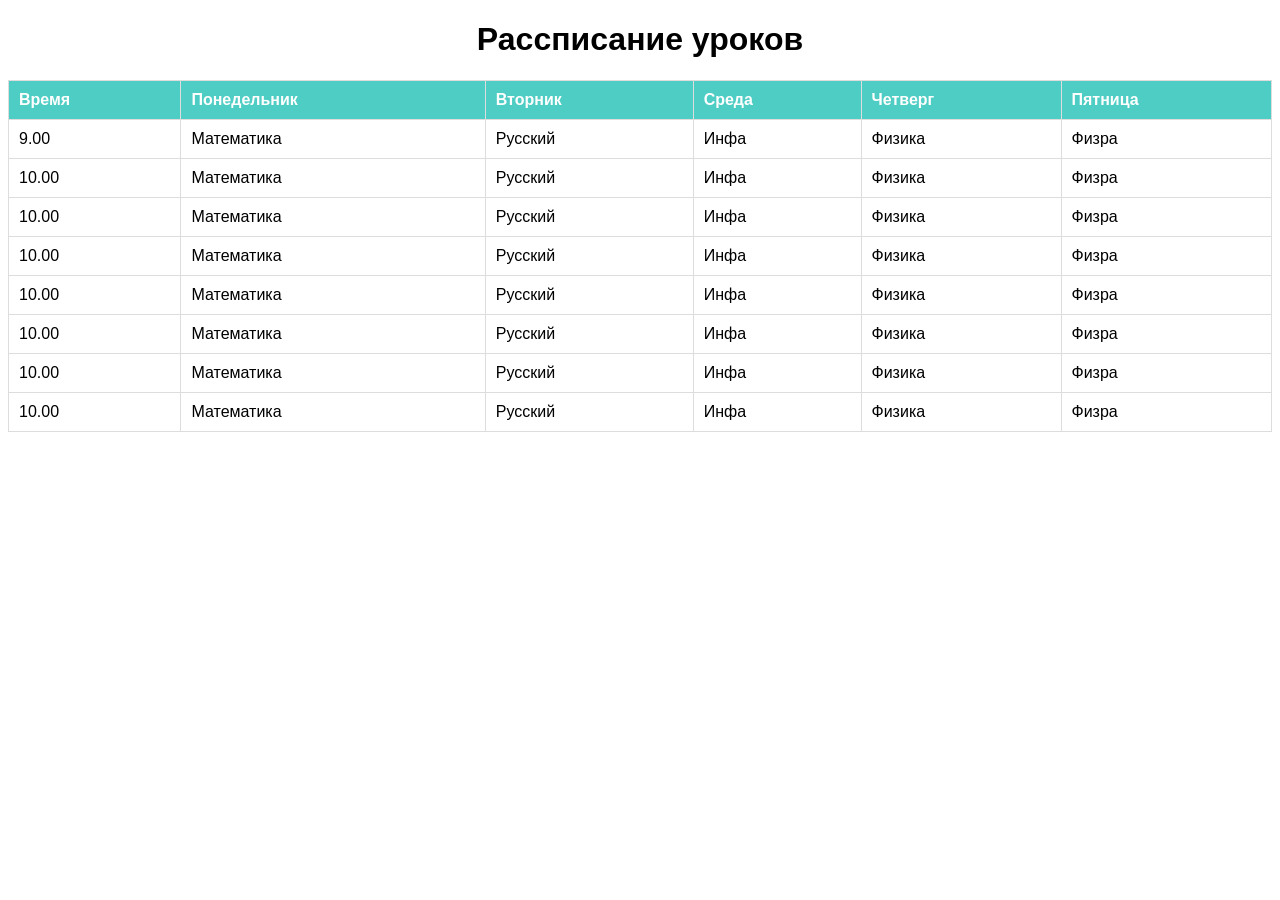
<file: week1/table/index.html>
<!doctype html>
<html lang="ru">
  <head>
    <meta charset="UTF-8" />
    <meta name="viewport" content="width=device-width, initial-scale=1.0" />
    <title>Таблица</title>
    <link rel="stylesheet" href="style.css" />
  </head>
  <body>
    <main class="days-one-regular">
      <h1>Рассписание уроков</h1>
      <table>
        <thead>
            <th>Время</th>
            <th>Понедельник</th>
            <th>Вторник</th>
            <th>Среда</th>
            <th>Четверг</th>
            <th>Пятница</th>
        </thead>
        <tbody>
            <tr>
                <td>9.00</td>
                <td>Математика</td>
                <td>Русский</td>
                <td>Инфа</td>
                <td>Физика</td>
                <td>Физра</td>
            </tr>
            <tr>
                <td>10.00</td>
                <td>Математика</td>
                <td>Русский</td>
                <td>Инфа</td>
                <td>Физика</td>
                <td>Физра</td>
            </tr>
            <tr>
                <td>10.00</td>
                <td>Математика</td>
                <td>Русский</td>
                <td>Инфа</td>
                <td>Физика</td>
                <td>Физра</td>
            </tr>
            <tr>
                <td>10.00</td>
                <td>Математика</td>
                <td>Русский</td>
                <td>Инфа</td>
                <td>Физика</td>
                <td>Физра</td>
            </tr>
            <tr>
                <td>10.00</td>
                <td>Математика</td>
                <td>Русский</td>
                <td>Инфа</td>
                <td>Физика</td>
                <td>Физра</td>
            </tr>
            <tr>
                <td>10.00</td>
                <td>Математика</td>
                <td>Русский</td>
                <td>Инфа</td>
                <td>Физика</td>
                <td>Физра</td>
            </tr>
            <tr>
                <td>10.00</td>
                <td>Математика</td>
                <td>Русский</td>
                <td>Инфа</td>
                <td>Физика</td>
                <td>Физра</td>
            </tr>
            <tr>
                <td>10.00</td>
                <td>Математика</td>
                <td>Русский</td>
                <td>Инфа</td>
                <td>Физика</td>
                <td>Физра</td>
            </tr>
        </tbody>
      </table>
    </main>
  </body>
</html>
</file>
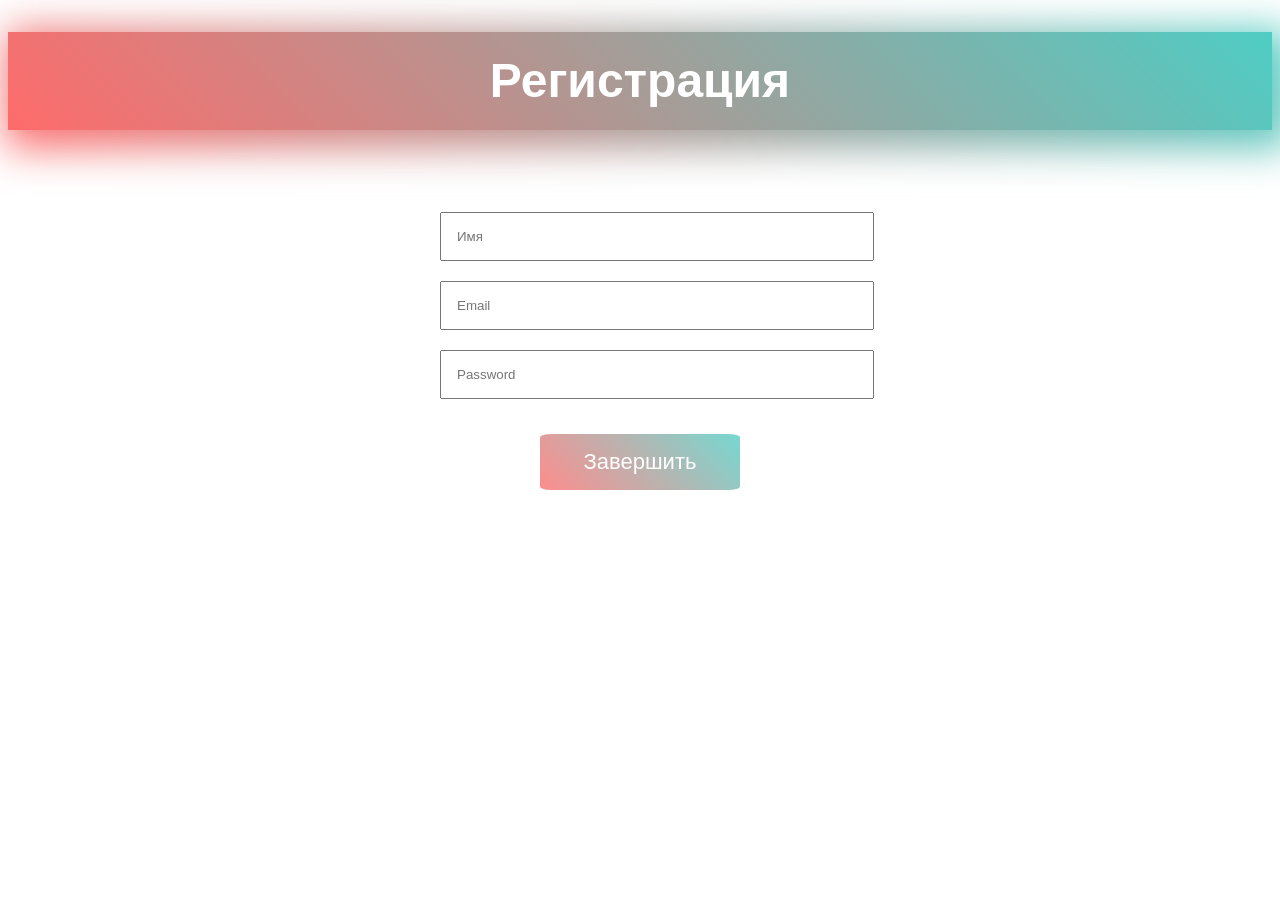
<file: week1/registration/registr.html>
<!doctype html>
<html lang="ru">
  <head>
    <meta charset="UTF-8" />
    <meta name="viewport" content="width=device-width, initial-scale=1.0" />
    <title>Форма регистрации</title>
    <link rel="stylesheet" href="registr.css" />
  </head>
  <body>
    <main class="days-one-regular">
      <header>
        <h1 class="gradient-shadow">Регистрация</h1>
      </header>
      <form>
        <input type="text" placeholder="Имя" required />
        <input type="email" placeholder="Email" required />
        <input type="password" placeholder="Password" required />
        <button type="submit">Завершить</button>
      </form>
    </main>
  </body>
</html>
</file>
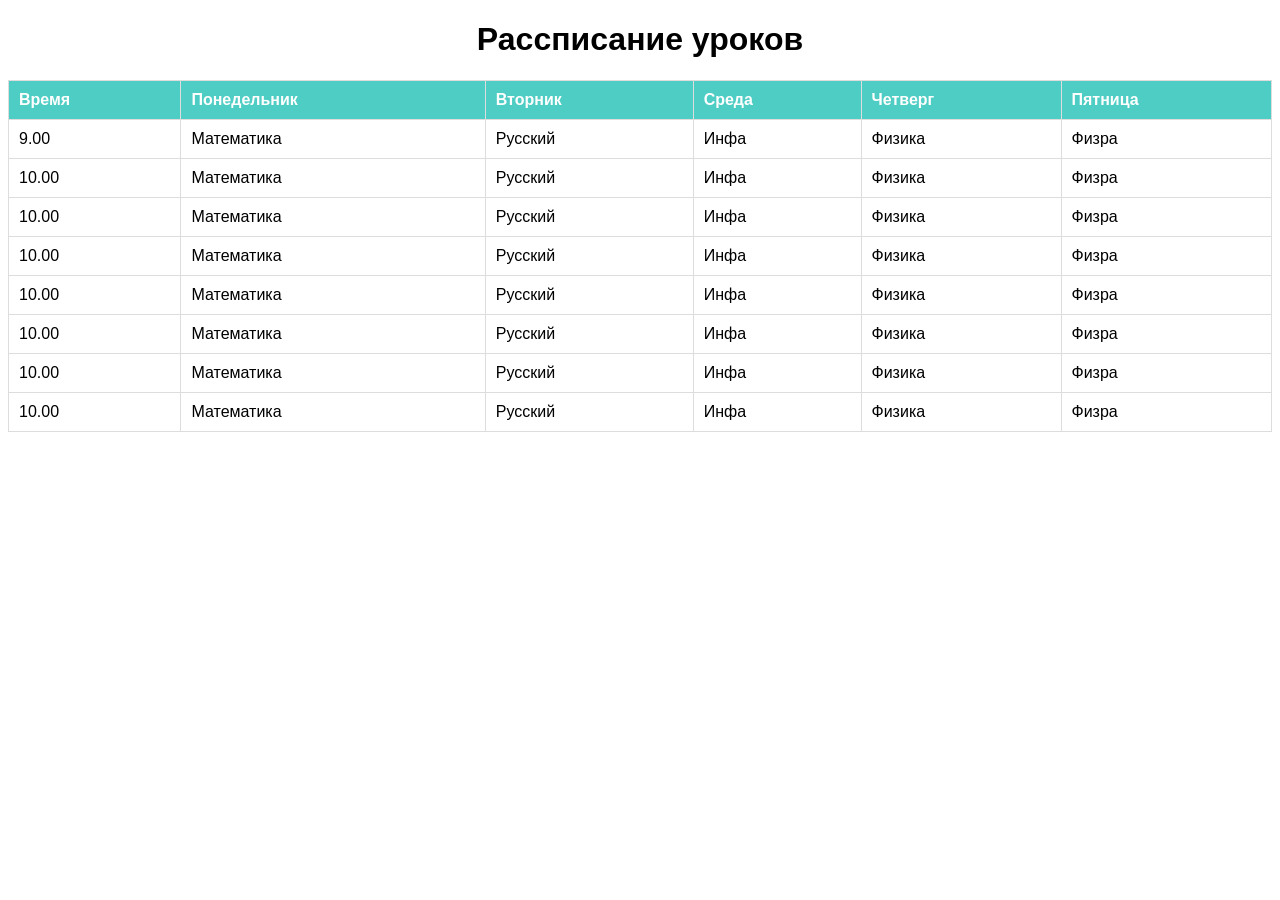
<file: week1/table/table.html>
<!doctype html>
<html lang="ru">
  <head>
    <meta charset="UTF-8" />
    <meta name="viewport" content="width=device-width, initial-scale=1.0" />
    <title>Таблица</title>
    <link rel="stylesheet" href="table.css" />
  </head>
  <body>
    <main class="days-one-regular">
      <h1>Рассписание уроков</h1>
      <table>
        <thead>
            <th>Время</th>
            <th>Понедельник</th>
            <th>Вторник</th>
            <th>Среда</th>
            <th>Четверг</th>
            <th>Пятница</th>
        </thead>
        <tbody>
            <tr>
                <td>9.00</td>
                <td>Математика</td>
                <td>Русский</td>
                <td>Инфа</td>
                <td>Физика</td>
                <td>Физра</td>
            </tr>
            <tr>
                <td>10.00</td>
                <td>Математика</td>
                <td>Русский</td>
                <td>Инфа</td>
                <td>Физика</td>
                <td>Физра</td>
            </tr>
            <tr>
                <td>10.00</td>
                <td>Математика</td>
                <td>Русский</td>
                <td>Инфа</td>
                <td>Физика</td>
                <td>Физра</td>
            </tr>
            <tr>
                <td>10.00</td>
                <td>Математика</td>
                <td>Русский</td>
                <td>Инфа</td>
                <td>Физика</td>
                <td>Физра</td>
            </tr>
            <tr>
                <td>10.00</td>
                <td>Математика</td>
                <td>Русский</td>
                <td>Инфа</td>
                <td>Физика</td>
                <td>Физра</td>
            </tr>
            <tr>
                <td>10.00</td>
                <td>Математика</td>
                <td>Русский</td>
                <td>Инфа</td>
                <td>Физика</td>
                <td>Физра</td>
            </tr>
            <tr>
                <td>10.00</td>
                <td>Математика</td>
                <td>Русский</td>
                <td>Инфа</td>
                <td>Физика</td>
                <td>Физра</td>
            </tr>
            <tr>
                <td>10.00</td>
                <td>Математика</td>
                <td>Русский</td>
                <td>Инфа</td>
                <td>Физика</td>
                <td>Физра</td>
            </tr>
        </tbody>
      </table>
    </main>
  </body>
</html>
</file>
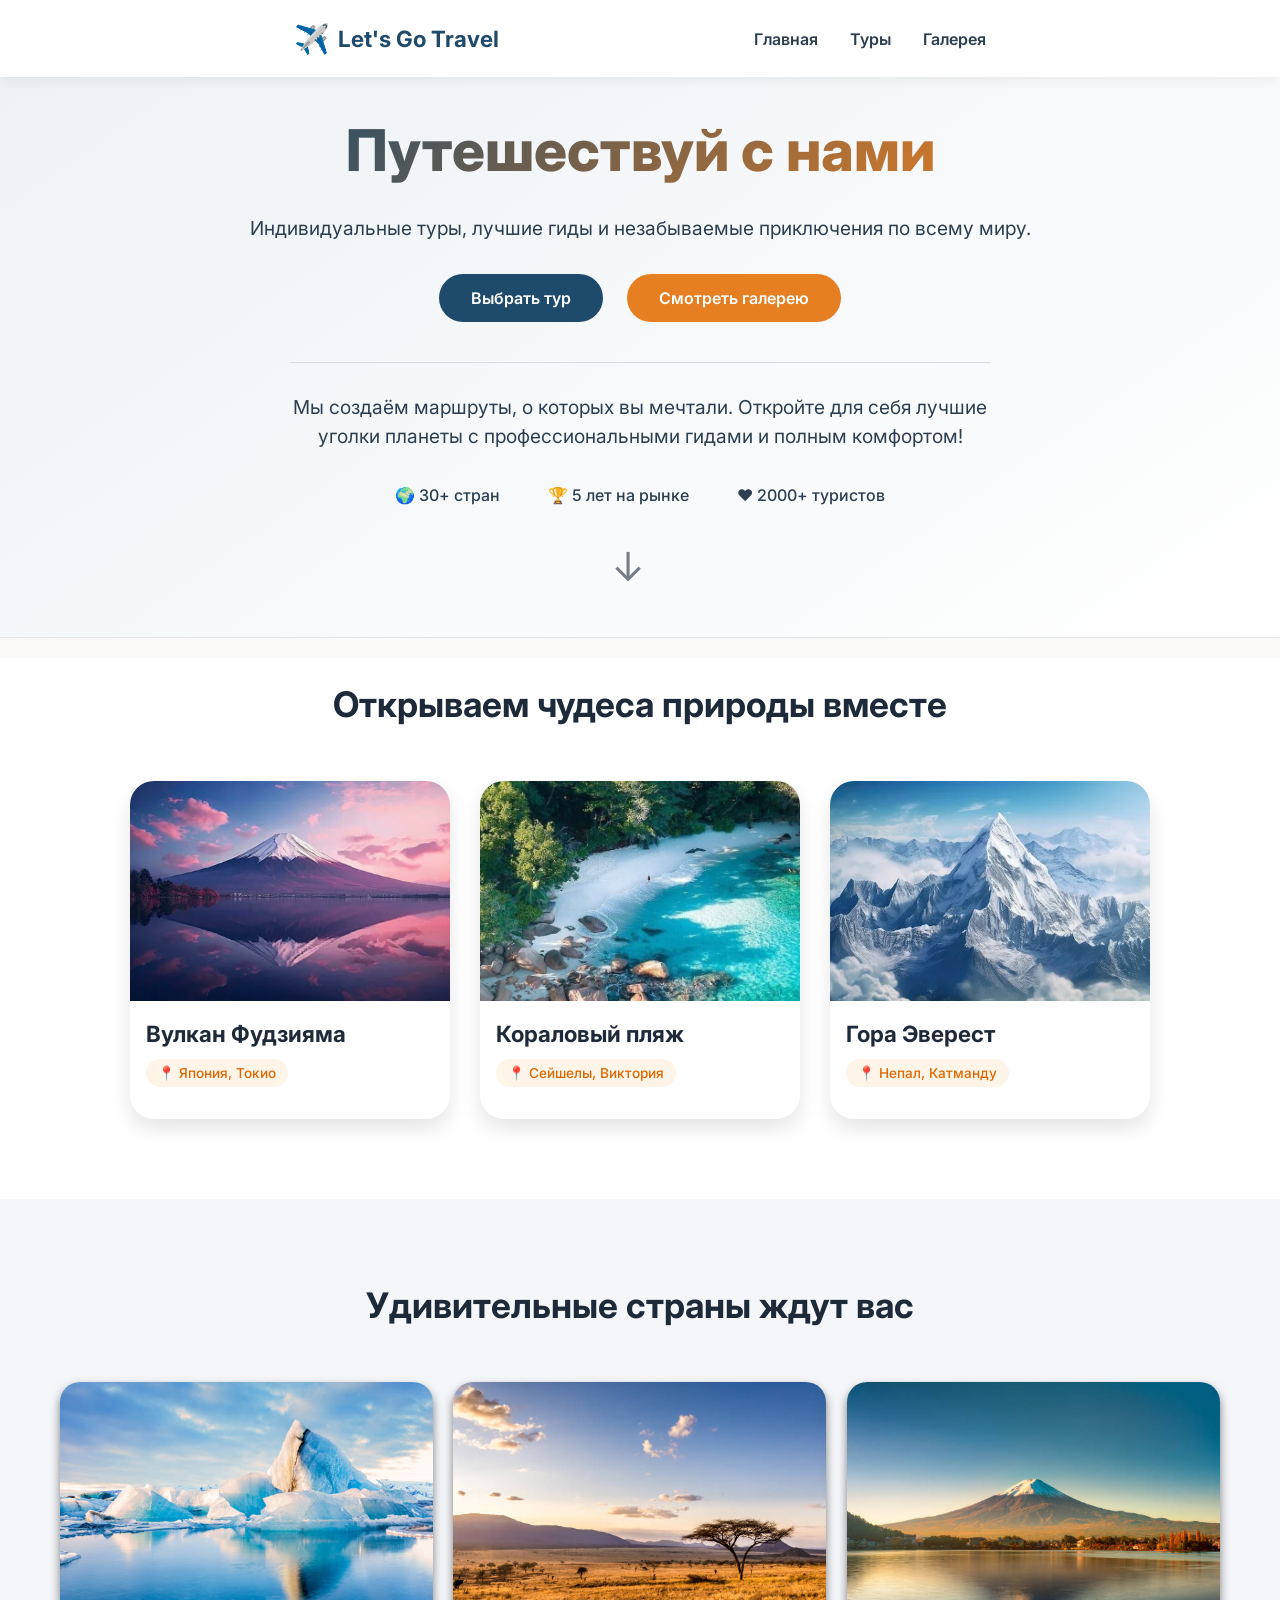
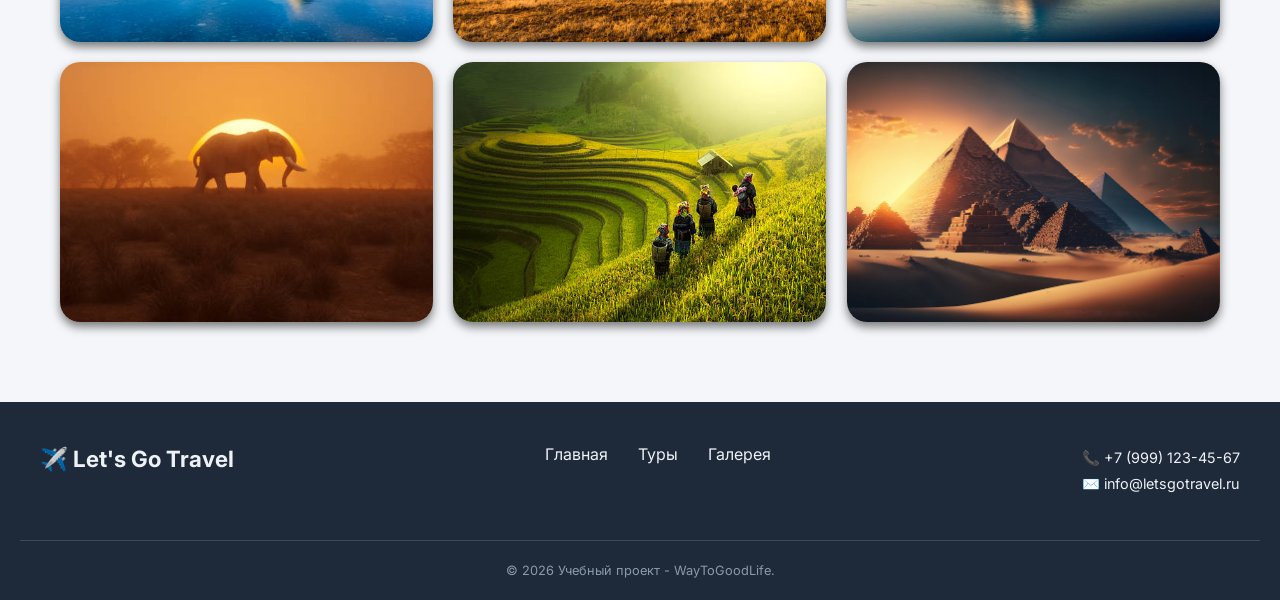
<file: week2/Landing/trip.html>
<!DOCTYPE html>
<html lang="ru">

<head>
    <meta charset="UTF-8">
    <meta name="viewport" content="width=device-width, initial-scale=1.0">
    <title>Let's Go Travel — туры по всему миру</title>
    <link rel="stylesheet" href="style.css">
    <link
        href="https://fonts.googleapis.com/css2?family=Inter:opsz,wght@14..32,400;14..32,500;14..32,600;14..32,700&display=swap"
        rel="stylesheet">
</head>

<body>

    <header>
        <div class="logo">
            <span class="logo-icon">✈️</span>
            <span class="logo-text">Let's Go Travel</span>
        </div>
        <nav>
            <a href="#hero">Главная</a>
            <a href="#cards">Туры</a>
            <a href="#gallery">Галерея</a>
        </nav>
    </header>

    <section id="hero" class="hero">
        <div class="hero-content">
            <h1>Путешествуй с нами</h1>
            <p>Индивидуальные туры, лучшие гиды и незабываемые приключения по всему миру.</p>
            <div class="hero-buttons">
                <a href="#cards" class="btn btn-primary">Выбрать тур</a>
                <a href="#gallery" class="btn btn-secondary">Смотреть галерею</a>
            </div>
            <p class="hero-description">
                Мы создаём маршруты, о которых вы мечтали. Откройте для себя лучшие уголки планеты с профессиональными
                гидами и полным комфортом!
            </p>
            <div class="hero-features">
                <span>🌍 30+ стран</span>
                <span>🏆 5 лет на рынке</span>
                <span>❤️ 2000+ туристов</span>
            </div>
            <div class="hero-stats">
                <div class="hero-features"></div>
                <div class="scroll-hint">↓</div>
            </div>
        </div>
    </section>

    <section id="cards" class="cards">
        <div class="container">
            <h2>Открываем чудеса природы вместе</h2>
            <div class="card-container">
                <div class="block">
                    <img src="images/Вулкан Фудзияма.webp" alt="">
                    <h3>Вулкан Фудзияма</h3>
                    <p class="location">📍 Япония, Токио</p>
                    <p class="fact"></p>
                </div>
                <div class="block">
                    <img src="images/Кораловый пляж.jpg" alt="">

                    <h3>Кораловый пляж</h3>
                    <p class="location">📍 Сейшелы, Виктория</p>
                    <p class="fact"></p>
                </div>
                <div class="block">
                    <img src="images/Гора Эверест.webp" alt="">
                    <h3>Гора Эверест</h3>
                    <p class="location">📍 Непал, Катманду</p>
                    <p class="fact">

                    </p>
                </div>
            </div>
        </div>
    </section>

    <section id="gallery" class="gallery">
        <div class="container">
            <h2>Удивительные страны ждут вас</h2>
            <div class="gallery-container">


                <div class="gallery-item" data-title="Айсберги, Исландия">
                    <img src="images/Айсберги.jpg" alt="">
                </div>

                <div class="gallery-item" data-title="Сафари, Кения">
                    <img src="images/Сафари.jpg" alt="">
                </div>


                <div class="gallery-item" data-title="Вулкан Этна, Италия">
                    <img src="images/Вулкан Этна.jpg" alt="">
                </div>


                <div class="gallery-item" data-title="Саванна, Танзания">
                    <img src="images/Саванна.jpg" alt="">
                </div>



                <div class="gallery-item" data-title="Террасы, Индонейзия">
                    <img src="images/Террасы.jpg" alt="">
                </div>


                <div class="gallery-item" data-title="Пирамида Хеопса, Египет">
                    <img src="images/Пидамиды.webp" alt="">
                </div>



            </div>
        </div>
    </section>

    <footer>
        <div class="footer-content">
            <div class="footer-logo">✈️ Let's Go Travel</div>
            <div class="footer-links">
                <a href="#hero">Главная</a>
                <a href="#cards">Туры</a>
                <a href="#gallery">Галерея</a>
            </div>
            <div class="footer-contacts">
                <p>📞 +7 (999) 123-45-67</p>
                <p>✉️ info@letsgotravel.ru</p>
            </div>
        </div>
        <div class="footer-bottom">
            <p>© 2026 Учебный проект - WayToGoodLife.</p>
        </div>
    </footer>

</body>

</html>
</file>
<file: week1/table/style.css>
.days-one-regular {
    font-family: "Days One", sans-serif;
    font-weight: 400;
    font-style: normal;
}

h1 {
    text-align: center;
}

table {
    width: 100%;
    border-collapse: collapse;   /* Это то, что требовалось */
}

th, td {
    border: 1px solid #ddd;      /* Рамка ячеек */
    padding: 10px;
    text-align: left;
}

td:hover {
    background-color: #f5f5f5;   /* Это то, что требовалось */
}

th {
    background-color: #4ecdc4;
    color: white;
}
</file>
<file: week1/registration/registr.css>
.days-one-regular {
    font-family: "Days One", sans-serif;
    font-weight: 400;
    font-style: normal;
}

.gradient-shadow {
    font-size: 3rem;
    font-weight: 700;
    text-align: center;
    line-height: 1.2;

    position: relative;
    background: linear-gradient(45deg, #ff6b6b, #4ecdc4);
    padding: 20px 40px;
    color: white;

}

.gradient-shadow::before {
    content: "";
    position: absolute;
    inset: -10px;
    /* размер распространения тени */
    transform: translate(8px, 8px);
    /* смещение тени */
    z-index: -1;
    /* помещаем за элементом */
    background: linear-gradient(45deg, #ff6b6b, #4ecdc4);
    filter: blur(20px);
    /* размытие тени */
}

form {
    width: 400px;
    /* фиксированная ширина */
    margin: 0 auto;
    /* автоматические отступы слева и справа */
    padding: 50px;
    border-radius: 15px;
    width: 400px;
}


input {
    width: 100%;
    margin-bottom: 20px;
    padding: 15px;
    font-weight: 700px
}

button {
    width: 50%;
    margin-top: 15px;
    padding: 15px;
    
    font-size: 22px;
    margin-left: 100px;

    background: linear-gradient(45deg, #ff6b6b, #4ecdc4);
    opacity: 77%;
    color: white;
    border: none;
    border-radius: 6%;
}

button:hover {
    opacity: 100%;
}
</file>
<file: week1/table/table.css>
.days-one-regular {
    font-family: "Days One", sans-serif;
    font-weight: 400;
    font-style: normal;
}

h1 {
    text-align: center;
}

table {
    width: 100%;
    border-collapse: collapse;   /* Это то, что требовалось */
}

th, td {
    border: 1px solid #ddd;      /* Рамка ячеек */
    padding: 10px;
    text-align: left;
}

tr:hover {
    background-color: #f5f5f5;   /* Это то, что требовалось */
}

th {
    background-color: #4ecdc4;
    color: white;
}
</file>
<file: week2/Landing/style.css>
* {
    margin: 0;
    padding: 0;
    box-sizing: border-box;
}

body {
    font-family: 'Inter', sans-serif;
    line-height: 1.5;
    background: #faf9f8;
    color: #1e2a3a;
}

.container {
    max-width: 1200px;
    margin: 0 auto;
    padding: 0 20px;
}

/* ===== HEADER ===== */
header {
    position: sticky;
    top: 0;
    background: rgba(255, 255, 255, 0.907);
    backdrop-filter: blur(8px);
    display: flex;
    justify-content: space-evenly;
    align-items: center;
    padding: 17px 40px;
    box-shadow: 0 5px 10px rgba(0, 0, 0, 0.05);
    z-index: 100;
}

.logo {
    display: flex;
    align-items: center;
    gap: 8px;
    font-weight: 700;
    font-size: 1.4rem;
    color: #1e4a6b;
}

.logo-icon {
    font-size: 1.8rem;
}

nav {
    display: flex;
    gap: 32px;
}

nav a {
    text-decoration: none;
    color: #2c3e50;
    font-weight: 600;
    transition: color 0.3s;
}

nav a:hover {
    color: #e67e22;
}

/* ===== HERO ===== */
.hero {
    min-height: 60vh;
    background: linear-gradient(145deg, #eef2f5 0%, #ffffff 100%);
    display: flex;
    align-items: center;
    justify-content: center;
    text-align: center;
    padding: 30px 20px 40px;  /* нижний отступ больше */
    border-bottom: 1px solid #e0e6ea;  /* лёгкий разделитель */
    margin-bottom: 20px;  /* добавить */
}

.hero-content {
    max-width: 800px;
}

.hero h1 {
    font-size: 3.6rem;
    font-weight: 800;
    background: linear-gradient(135deg, #1e4a6b, #e67e22);
    -webkit-background-clip: text;
    background-clip: text;
    color: transparent;
    margin-bottom: 20px;
}

.hero p {
    font-size: 1.2rem;
    color: #2c3e50;
    margin-bottom: 32px;
}

.hero-buttons {
    display: flex;
    gap: 24px;
    justify-content: center;
    margin-bottom: 40px;
}

.hero-description {
    max-width: 700px;
    margin: 30px auto 0;
    font-size: 1rem;
    font-weight: 400;
    color: #4a5a6a;
    border-top: 1px solid #d4dee4;
    padding-top: 30px;
}

.btn {
    padding: 12px 32px;
    border-radius: 40px;
    text-decoration: none;
    font-weight: 600;
    transition: all 0.2s;
    display: inline-block;
}

.btn-primary {
    background: #1e4a6b;
    color: white;
}

.btn-primary:hover {
    background: #0f3550;
    transform: translateY(-2px);
}

.btn-secondary {
    background: #e67e22;
    color: white;
}

.btn-secondary:hover {
    background: #c36f1c;
    transform: translateY(-2px);
}

.hero-features {
    display: flex;
    justify-content: center;
    gap: 48px;
    font-weight: 500;
    color: #2c3e50;
    font-size: 1rem;
}

/* ===== CARDS ===== */
.cards {
    padding: 80px 20px;
    background: rgb(255, 255, 255);
    padding-top: 20px;    /* уже было 50px, убери лишнее */
    
}

.cards h2 {
    text-align: center;
    font-size: 2.2rem;
    margin-bottom: 50px;
    color: #1e2a3a;
}

.card-container {
    display: flex;
    flex-wrap: wrap;
    justify-content: center;
    gap: 30px;
}

.block {
    width: 320px;
    background: white;
    border-radius: 24px;
    overflow: hidden;
    box-shadow: 0 10px 20px rgba(0, 0, 0, 0.1);
    transition: transform 0.2s, box-shadow 0.2s;
    cursor: pointer;
}

.block:hover {
    transform: translateY(-6px);
    box-shadow: 0 12px 25px rgba(0, 0, 0, 0.17);
}

.block img {
    width: 100%;
    height: 220px;
    object-fit: cover;
    display: block;
}

.block h3 {
    font-size: 1.4rem;
    margin: 16px 16px 8px;
    color: #1e2a3a;
}

.block .location {
    font-size: 0.85rem;
    color: #dd6700;
    margin: 0 16px 12px;
    font-weight: 500;
    background: #fef5e8;
    display: inline-block;
    padding: 4px 12px;
    border-radius: 30px;
}

.block .fact {
    font-size: 0.85rem;
    color: #5a6874;
    margin: 0 16px 20px;
    line-height: 1.4;
}

/* ===== GALLERY ===== */
.gallery {
    background: #f4f6f9;
    padding: 80px 20px;
}

.gallery h2 {
    text-align: center;
    font-size: 2.2rem;
    margin-bottom: 50px;
    color: #1e2a3a;
}

.gallery-container {
    display: grid;
    grid-template-columns: repeat(3, 1fr);
    gap: 20px;
}

.gallery-item {
    position: relative;
    overflow: hidden;
    border-radius: 20px;
    height: 260px;
    cursor: pointer;
    box-shadow: 0 5px 10px rgba(0, 0, 0, 0.5);
    transition: transform 0.2s, box-shadow 0.2s;
}

.gallery-item:hover {
    transform: scale(1.02);  /* было 1.03 — меньше дёрганья */
    box-shadow: 0 7px 15px rgba(0, 0, 0, 0.55);
}

.gallery-item img {
    width: 100%;
    height: 100%;
    object-fit: cover;
    display: block;
}

.gallery-item::after {
    content: attr(data-title);
    position: absolute;
    bottom: 0;
    left: 0;
    right: 0;
    background: linear-gradient(transparent, rgba(0, 0, 0, 0.8));
    color: white;
    padding: 20px 15px 12px;
    font-size: 1.05rem;
    font-weight: 600;
    opacity: 0;
    transition: opacity 0.3s;
    text-align: left;
}

.gallery-item:hover::after {
    opacity: 1;
}

.gallery-item,
.block {
    will-change: transform;     /* оптимизация */
    backface-visibility: hidden; /* убирает микродрожание */
}

/* ===== FOOTER ===== */
footer {
    background: #1e2a3a;
    color: #eef2f5;
    padding: 40px 20px 20px;
}

.footer-content {
    max-width: 1200px;
    margin: 0 auto;
    display: flex;
    justify-content: space-between;
    flex-wrap: wrap;
    gap: 40px;
    margin-bottom: 40px;
}

.footer-logo {
    font-size: 1.4rem;
    font-weight: 700;
    color: #eef2f5;
}

.footer-links {
    display: flex;
    gap: 30px;
}

.footer-links a {
    text-decoration: none;
    color: #eef2f5;
    transition: color 0.2s;
}

.footer-links a:hover {
    color: #e67e22;
}

.footer-contacts p {
    margin: 5px 0;
    font-size: 0.9rem;
}

.footer-bottom {
    text-align: center;
    padding-top: 20px;
    border-top: 1px solid #3a4a5a;
    font-size: 0.8rem;
    color: #8a9aaa;
}

.hero-stats {
    display: flex;
    flex-direction: column;
    align-items: center;
}

.scroll-hint {

    padding-right: 25px;
    margin-top: 30px;
    font-size: 2.5rem;
    opacity: 0.6;
    animation: bounce 2s infinite;
}

html {
    scroll-behavior: smooth;
}

section {
    scroll-margin-top: 80px;
}

@keyframes bounce {
    0%, 100% { transform: translateY(0); }
    50% { transform: translateY(10px); }
}

/* ===== АДАПТИВ ===== */
@media (max-width: 1024px) {
    .gallery-container {
        grid-template-columns: repeat(2, 1fr);
    }
}

@media (max-width: 768px) {
    header {
        flex-direction: column;
        gap: 12px;
        padding: 16px 20px;
    }

    .hero h1 {
        font-size: 2.2rem;
    }

    .hero-buttons {
        flex-direction: column;
        align-items: center;
    }

    .hero-features {
        flex-direction: column;
        gap: 12px;
    }

    .gallery-container {
        grid-template-columns: 1fr;
    }

    .footer-content {
        flex-direction: column;
        text-align: center;
    }

    .footer-links {
        justify-content: center;
    }
}

@media (max-width: 480px) {
    .card-container {
        justify-content: center;
    }
    .block {
        width: 90%;
        max-width: 320px;
    }
}
</file>
